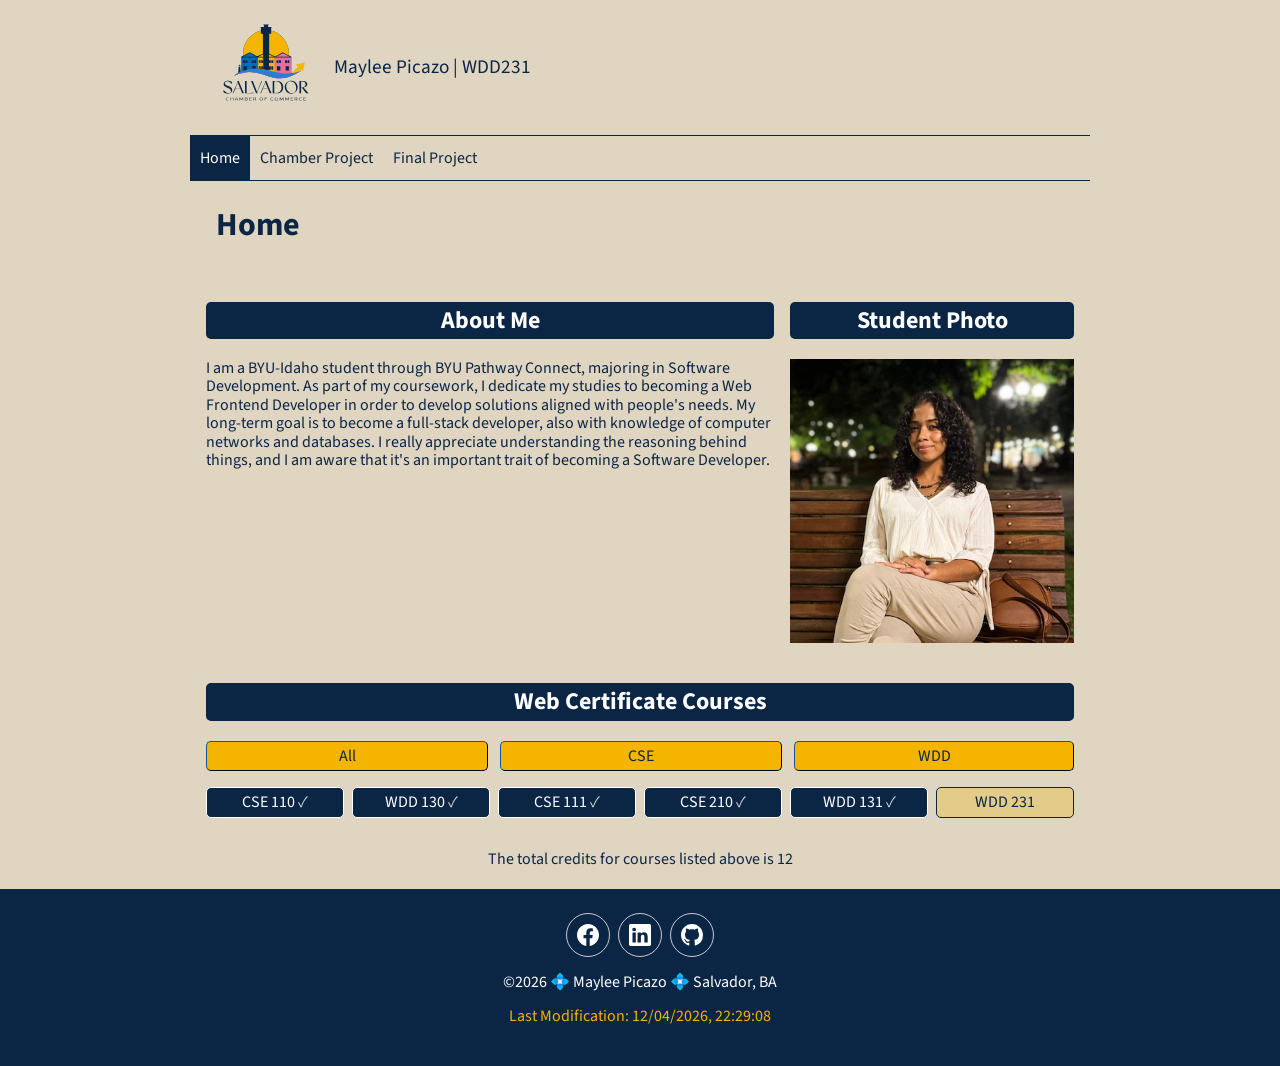
<file: index.html>
<!DOCTYPE html>
<html lang="en">
<head>
    <meta charset="UTF-8">
    <meta name="viewport" content="width=device-width, initial-scale=1.0">
    <title>Maylee Picazo | WDD231</title>
    <meta name="description" content="Salvador Chamber of Commerce connects local businesses and promotes economic development. Find our business directory, events and opportunities to grow.">
    <meta name="author" content="Maylee Portales Picazo">

    <meta property="og:title" content="Salvador Chamber of Commerce">
    <meta property="og:description" content="Salvador Chamber of Commerce connects local businesses and promotes economic development. Find our business directory, events and opportunities to grow.">
    <meta property="og:image" content="https://mayleeportales.github.io/wdd231/images/chamber-og.jpg">
    <meta property="og:url" content="https://mayleeportales.github.io/wdd231">

    <!-- Google Fonts -->
    <link rel="preconnect" href="https://fonts.googleapis.com">
    <link rel="preconnect" href="https://fonts.gstatic.com" crossorigin>
    <link href="https://fonts.googleapis.com/css2?family=Playfair+Display:ital,wght@0,400..900;1,400..900&family=Source+Sans+3:ital,wght@0,200..900;1,200..900&display=swap" rel="stylesheet">

    <!-- Favicon Link-->
    <link rel="icon" href="favicon.ico">

    <!-- CSS links-->
    <link rel="stylesheet" href="styles/normalize.css">
    <link rel="stylesheet" href="styles/base.css">
    <link rel="stylesheet" href="styles/larger.css">

    <!--JS links-->
    <script src="scripts/navigation.js" defer></script>
    <script src="scripts/date.js" defer></script>
    <script src="scripts/course.js" defer></script>
</head>
<body>
    <header>
        <img src="images/salvador-chamber.svg" alt="Salvador Chamber of Commerce" width="120" height="125">
        <span class="site-name">Maylee Picazo | WDD231</span>
        <button id="ham-btn" class="hamburger" aria-label="Menu"></button>
    </header>

    <nav id="nav-bar" class="navigation">
        <ul>
            <li class="current"><a href="#">Home</a></li>
            <li><a href="#">Chamber Project</a></li>
            <li><a href="#">Final Project</a></li>
        </ul>
    </nav>

    <main>
        <h1>Home</h1>

        <section class="about">
            <h2>About Me</h2>
            <p>I am a BYU-Idaho student through BYU Pathway Connect, majoring in Software Development. As part of my coursework, I dedicate my studies to becoming a Web Frontend Developer in order to develop solutions aligned with people's needs. My long-term goal is to become a full-stack developer, also with knowledge of computer networks and databases. I really appreciate understanding the reasoning behind things, and I am aware that it's an important trait of becoming a Software Developer.</p>
        </section>

        <section class="student-photo">
            <h2>Student Photo</h2>
            <img src="images/maylee_banco.webp" alt="Maylee sitting on a brown bench with her crossed legs" width="400" height="400">
        </section>

        <section class="courses">
            <h2>Web Certificate Courses</h2>

            <div class="btn-container">
              <button class="all-btn">All</button>
              <button class="cse-btn">CSE</button>
              <button class="wdd-btn">WDD</button>
            </div>

            <div id="cards"></div>

            <p id="total-credits"></p>
        </section>

        <dialog id="course-details"></dialog>
    </main>
    
      <footer>
        <div class="footer-content">
          <div class="social">
            <a href="https://www.facebook.com/" target="_blank"><img src="images/facebook.svg" alt="Facebook login page" width="16" height="16"></a>
            <a href="https://www.linkedin.com/in/mayleepicazo" target="_blank"><img src="images/linkedin.svg" alt="Maylee Picazo's LinkedIn profile" width="16" height="16"></a>
            <a href="https://github.com/mayleeportales" target="_blank"><img src="images/github.svg" alt="Maylee Picazo's GitHub profile" width="16" height="16"></a>        
          </div>
          <p>&copy;<span id="currentYear"></span> 💠 Maylee Picazo 💠 Salvador, BA</p>
          <p id="lastModified"></p>
        </div>
      </footer>    
</body>
</html>
</file>
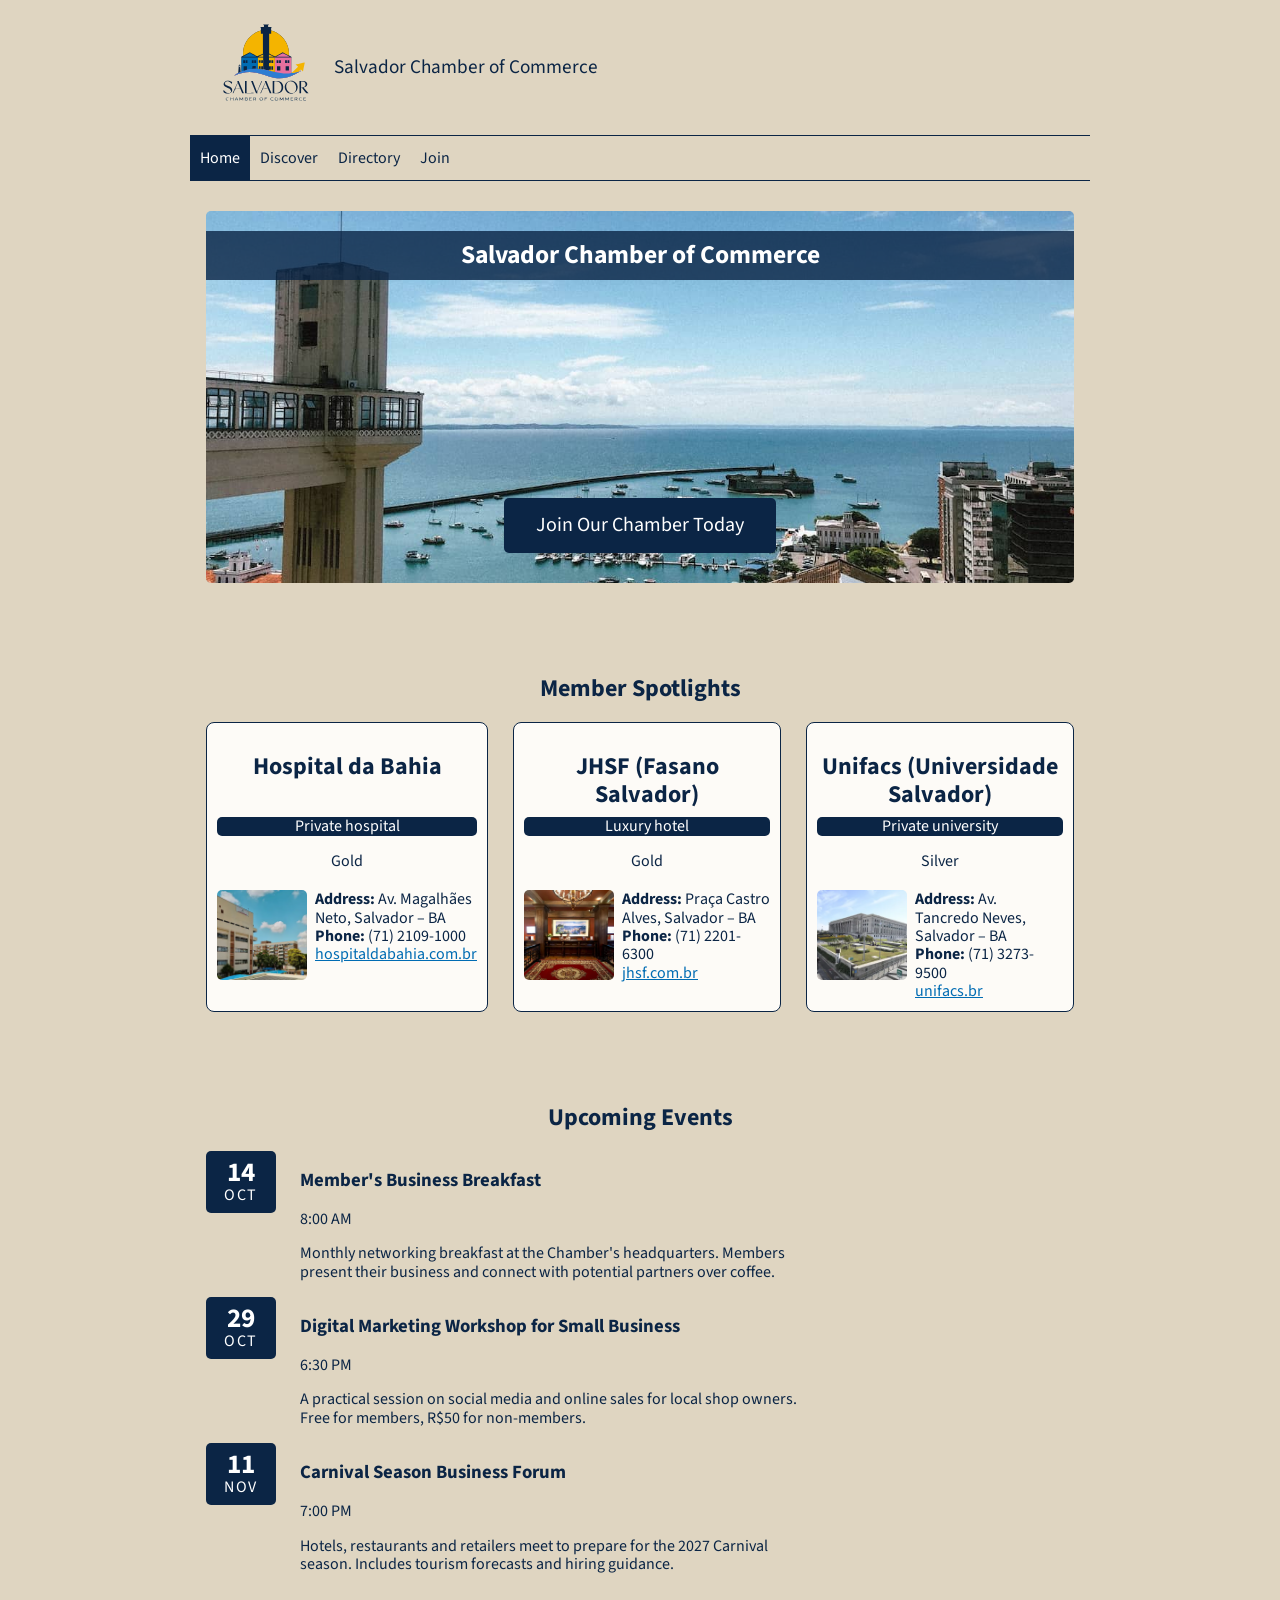
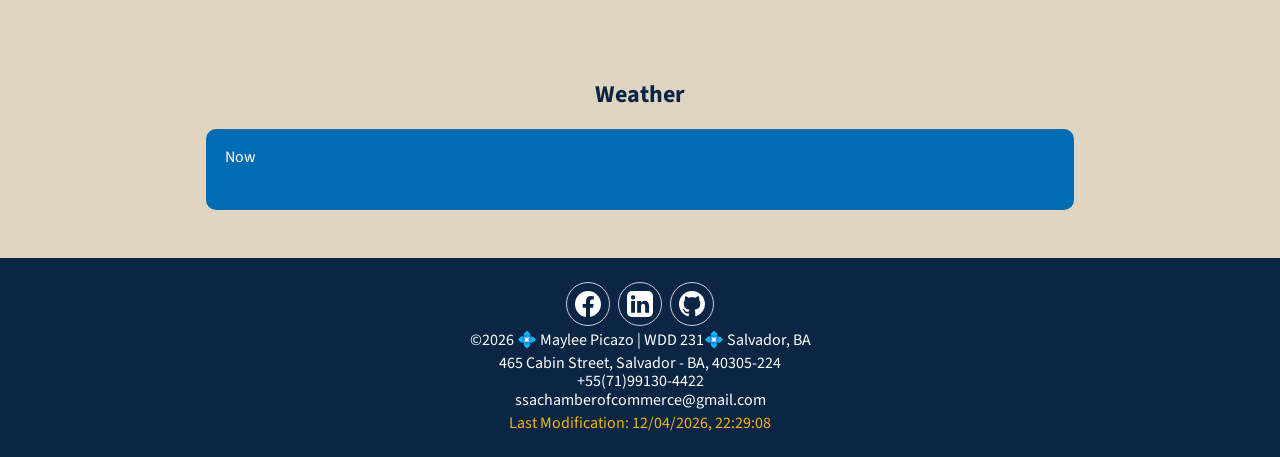
<file: chamber/index.html>
<!DOCTYPE html>
<html lang="en">
<head>
    <meta charset="UTF-8">
    <meta name="viewport" content="width=device-width, initial-scale=1.0">
    <title>Salvador Chamber of Commerce</title>
    <meta name="description" content="Salvador Chamber of Commerce connects local businesses and promotes economic development. Find our business directory, events and opportunities to grow.">
    <meta name="author" content="Maylee Portales Picazo">

    <meta property="og:title" content="Salvador Chamber of Commerce">
    <meta property="og:description" content="Salvador Chamber of Commerce connects local businesses and promotes economic development. Find our business directory, events and opportunities to grow.">
    <meta property="og:image" content="https://mayleeportales.github.io/wdd231/chamber/images/chamber-og.jpg">
    <meta property="og:url" content="https://mayleeportales.github.io/wdd231/chamber/">

    <!-- Google Fonts -->
    <link rel="preconnect" href="https://fonts.googleapis.com">
    <link rel="preconnect" href="https://fonts.gstatic.com" crossorigin>
    <link href="https://fonts.googleapis.com/css2?family=Playfair+Display:ital,wght@0,400..900;1,400..900&family=Source+Sans+3:ital,wght@0,200..900;1,200..900&display=swap" rel="stylesheet">

    <!-- Favicon Link-->
    <link rel="icon" href="chamber/favicon.ico">

    <!-- CSS links-->
    <link rel="stylesheet" href="styles/normalize.css">
    <link rel="stylesheet" href="styles/small.css">
    <link rel="stylesheet" href="styles/larger.css">

    <!--JS links-->
    <script src="scripts/navigation.js" defer></script>
    <script src="scripts/date.js" defer></script>
    <script src="scripts/spotlights.js" defer></script>
    <script src="scripts/weather.js" defer></script>
</head>
<body>
    <header>
        <img src="images/salvador-chamber.svg" alt="Salvador Chamber of Commerce" width="120" height="125">
        <span class="site-name">Salvador Chamber of Commerce</span>
        <button id="ham-btn" class="hamburger" aria-label="Menu"></button>
    </header>

    <nav id="nav-bar" class="navigation">
        <ul>
            <li class="current"><a href="index.html">Home</a></li>
            <li><a href="discover.html">Discover</a></li>
            <li><a href="directory.html">Directory</a></li>
            <li><a href="join.html">Join</a></li>

        </ul>
    </nav>

    <main>     

        <section class="hero">                        
            <img class="hero-image" src="images/hero-image.jpg" alt="Elevador Lacerda overlooking the Todos os Santos Bay in Salvador, Bahia" width="1200" height="900">
            <h1 class="hero-title">Salvador Chamber of Commerce</h1>
            <a class="cta-btn" href="join.html">Join Our Chamber Today</a>
        </section>

        <section class="spotlights">
            <h2>Member Spotlights</h2>
            <div id="spotlights"></div>
        </section>

        <section class="events">
            <h2>Upcoming Events</h2>

            <article>
                <time class="event-date" datetime="2026-10-14T08:00">
                    <span class="day">14</span>
                    <span class="month">Oct</span>
                </time>

                <div class="event-text">
                    <h3>Member's Business Breakfast</h3>
                    <p class="event-hour">8:00 AM</p>
                    <p class="event-desc">Monthly networking breakfast at the Chamber's headquarters. Members present their business and connect with potential partners over coffee.</p>
                </div>
            </article>

            <article>
                <time class="event-date" datetime="2026-10-29T06:30">
                    <span class="day">29</span>
                    <span class="month">Oct</span>
                </time>

                <div class="event-text">
                    <h3>Digital Marketing Workshop for Small Business</h3>
                    <p class="event-hour">6:30 PM</p>
                    <p class="event-desc">A practical session on social media and online sales for local shop owners. Free for members, R$50 for non-members.</p>
                </div>
            </article>

            <article>
                <time class="event-date" datetime="2026-11-11T07:00">
                    <span class="day">11</span>
                    <span class="month">Nov</span>
                </time>

                <div class="event-text">
                    <h3>Carnival Season Business Forum</h3>
                    <p class="event-hour">7:00 PM</p>
                    <p class="event-desc">Hotels, restaurants and retailers meet to prepare for the 2027 Carnival season. Includes tourism forecasts and hiring guidance.</p>
                </div>
            </article>
        </section>

        <section class="weather">
            <h2>Weather</h2>

            <div class="weather-panel">                
                <div class="current-weather">
                    <p>Now</p>
                    <div id="weather-icon-box"></div>
                    <p id="current-temp"></p>
                    <p id="weather-desc"></p>
                </div>

                <div id="forecast"></div>
            </div>
        </section>
    </main>

    <footer>
        <div class="footer-content">
          <div class="social">
            <a href="https://www.facebook.com/" target="_blank"><img src="images/facebook.svg" alt="Facebook login page" width="16" height="16"></a>
            <a href="https://www.linkedin.com/in/mayleepicazo" target="_blank"><img src="images/linkedin.svg" alt="Maylee Picazo's LinkedIn profile" width="16" height="16"></a>
            <a href="https://github.com/mayleeportales" target="_blank"><img src="images/github.svg" alt="Maylee Picazo's GitHub profile" width="16" height="16"></a>        
          </div>
          <p>&copy;<span id="currentYear"></span> 💠 Maylee Picazo | WDD 231💠 Salvador, BA</p>
          <address>
            <p>465 Cabin Street, Salvador - BA, 40305-224</p>
            <p>+55(71)99130-4422</p>
            <p>ssachamberofcommerce@gmail.com</p>            
          </address>
          <p id="lastModified"></p>
        </div>
    </footer>    
</body>
</html>
</file>
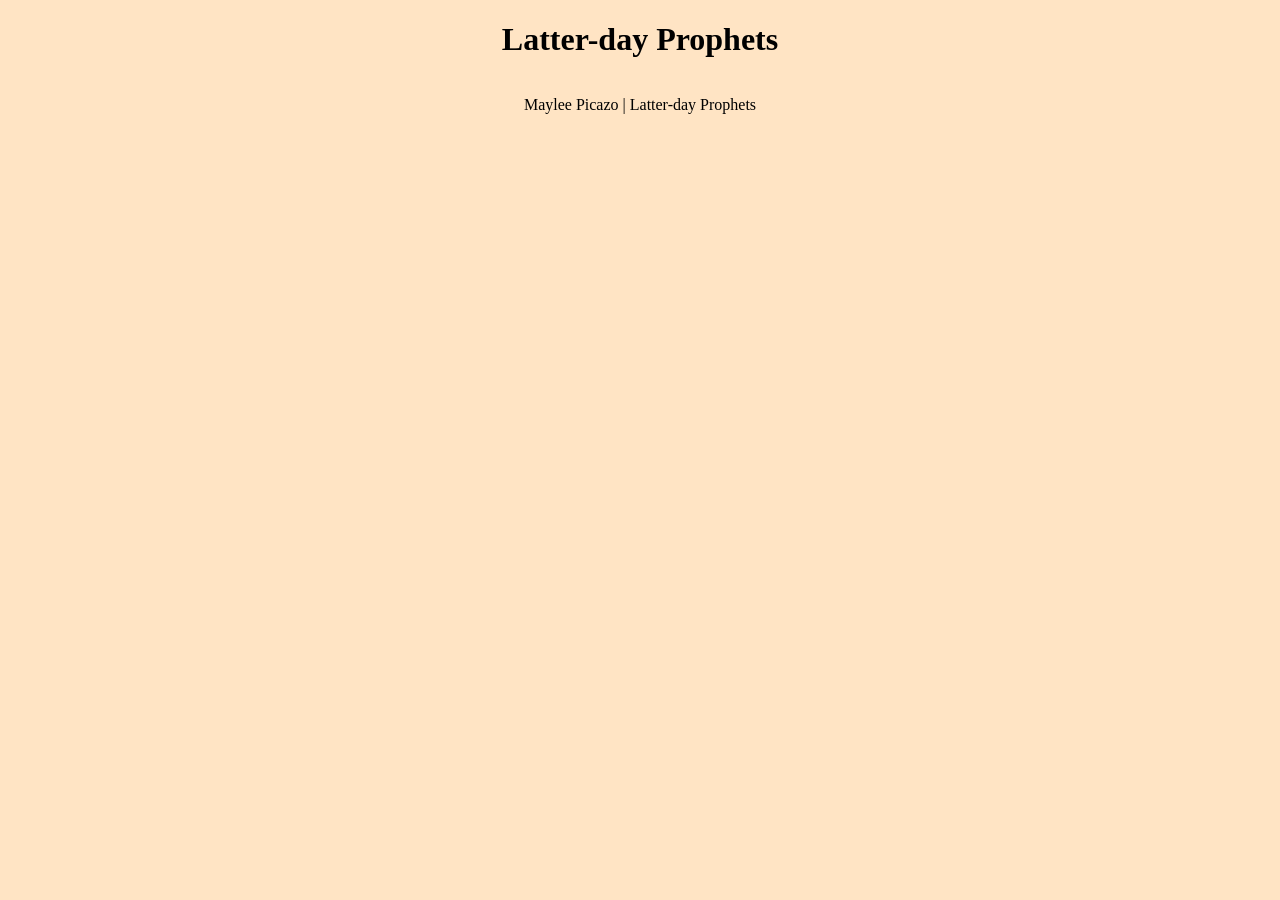
<file: prophets.html>
<!DOCTYPE html>
<html lang="en">
<head>
    <meta charset="UTF-8">
    <meta name="viewport" content="width=device-width, initial-scale=1.0">
    <title>Latter-day Prophets</title>

    <link rel="stylesheet" href="styles/prophets.css">

    <script src="scripts/prophets.js" defer></script>
</head>
<body>
    <header>
        <h1>Latter-day Prophets</h1>
    </header>

    <main>
        <div id="cards"></div>
    </main>

    <footer>
        <p>Maylee Picazo | Latter-day Prophets</p>
    </footer>
</body>
</html>
</file>
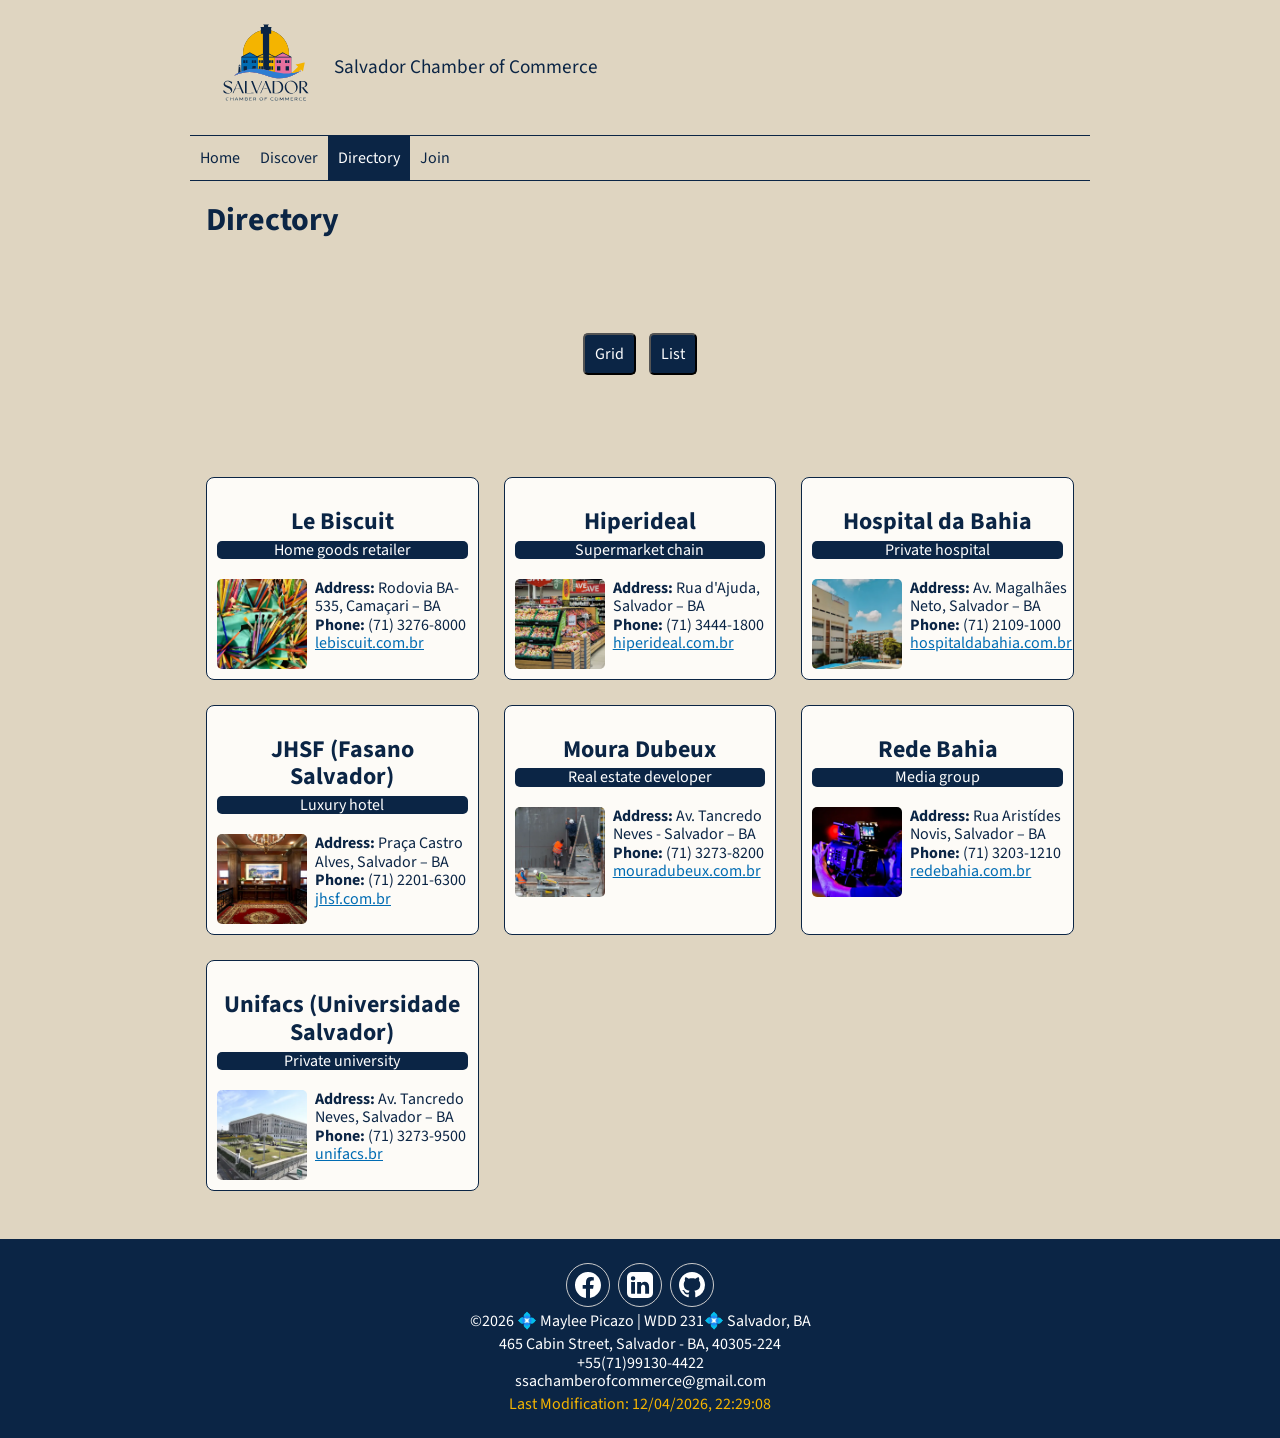
<file: chamber/directory.html>
<!DOCTYPE html>
<html lang="en">
<head>
    <meta charset="UTF-8">
    <meta name="viewport" content="width=device-width, initial-scale=1.0">
    <title>Directory | Salvador Chamber of Commerce</title>
    <meta name="description" content="Browse the Salvador Chamber of Commerce Directory: member companies, membership levels, phone numbers and websites.">
    <meta name="author" content="Maylee Portales Picazo">

    <meta property="og:title" content="Directory | Salvador Chamber of Commerce">
    <meta property="og:description" content="Browse the Salvador Chamber of Commerce Directory: member companies, membership levels, phone numbers and websites.">
    <meta property="og:image" content="https://mayleeportales.github.io/wdd231/chamber/images/chamber-og.jpg">
    <meta property="og:url" content="https://mayleeportales.github.io/wdd231/chamber/directory.html">

    <!-- Google Fonts -->
    <link rel="preconnect" href="https://fonts.googleapis.com">
    <link rel="preconnect" href="https://fonts.gstatic.com" crossorigin>
    <link href="https://fonts.googleapis.com/css2?family=Playfair+Display:ital,wght@0,400..900;1,400..900&family=Source+Sans+3:ital,wght@0,200..900;1,200..900&display=swap" rel="stylesheet">

    <!-- Favicon Link-->
    <link rel="icon" href="chamber/favicon.ico">

    <!-- CSS links-->
    <link rel="stylesheet" href="styles/normalize.css">
    <link rel="stylesheet" href="styles/small.css">
    <link rel="stylesheet" href="styles/larger.css">

    <!--JS links-->
    <script src="scripts/navigation.js" defer></script>
    <script src="scripts/date.js" defer></script>
    <script src="scripts/members.js" defer></script>
</head>
<body>
    <header>
        <img src="images/salvador-chamber.svg" alt="Salvador Chamber of Commerce" width="120" height="125">
        <span class="site-name">Salvador Chamber of Commerce</span>
        <button id="ham-btn" class="hamburger" aria-label="Menu"></button>
    </header>

    <nav id="nav-bar" class="navigation">
        <ul>
            <li><a href="index.html">Home</a></li>
            <li><a href="discover.html">Discover</a></li>
            <li class="current"><a href="directory.html">Directory</a></li>
            <li><a href="join.html">Join</a></li>

        </ul>
    </nav>

    <main>
        <h1>Directory</h1>

        <div class="view-toggle">
            <button class="grid-btn">Grid</button>
            <button class="list-btn">List</button>
        </div>

        <div id="cards" class="grid"></div>
    </main>

    <footer>
        <div class="footer-content">
          <div class="social">
            <a href="https://www.facebook.com/" target="_blank"><img src="images/facebook.svg" alt="Facebook login page" width="16" height="16"></a>
            <a href="https://www.linkedin.com/in/mayleepicazo" target="_blank"><img src="images/linkedin.svg" alt="Maylee Picazo's LinkedIn profile" width="16" height="16"></a>
            <a href="https://github.com/mayleeportales" target="_blank"><img src="images/github.svg" alt="Maylee Picazo's GitHub profile" width="16" height="16"></a>        
          </div>
          <p>&copy;<span id="currentYear"></span> 💠 Maylee Picazo | WDD 231💠 Salvador, BA</p>
          <address>
            <p>465 Cabin Street, Salvador - BA, 40305-224</p>
            <p>+55(71)99130-4422</p>
            <p>ssachamberofcommerce@gmail.com</p>            
          </address>
          <p id="lastModified"></p>
        </div>
    </footer>    
</body>
</html>
</file>
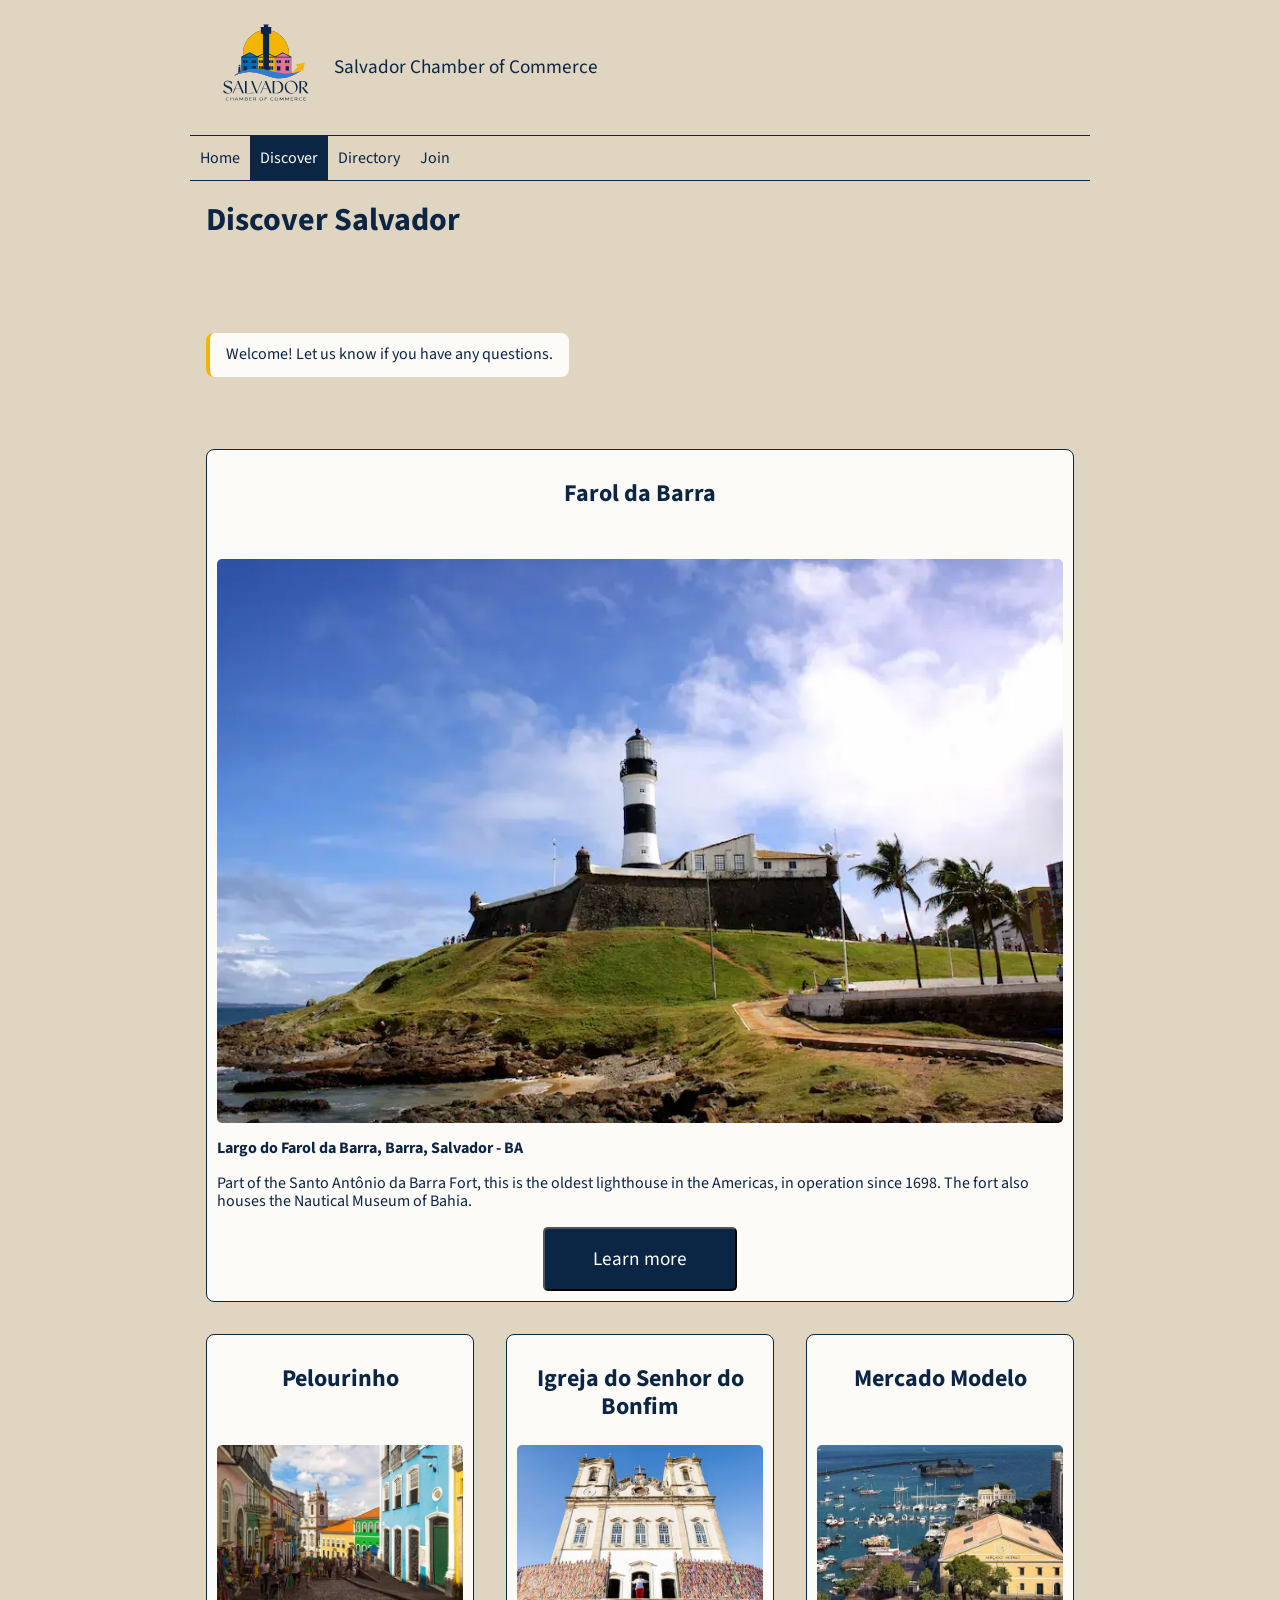
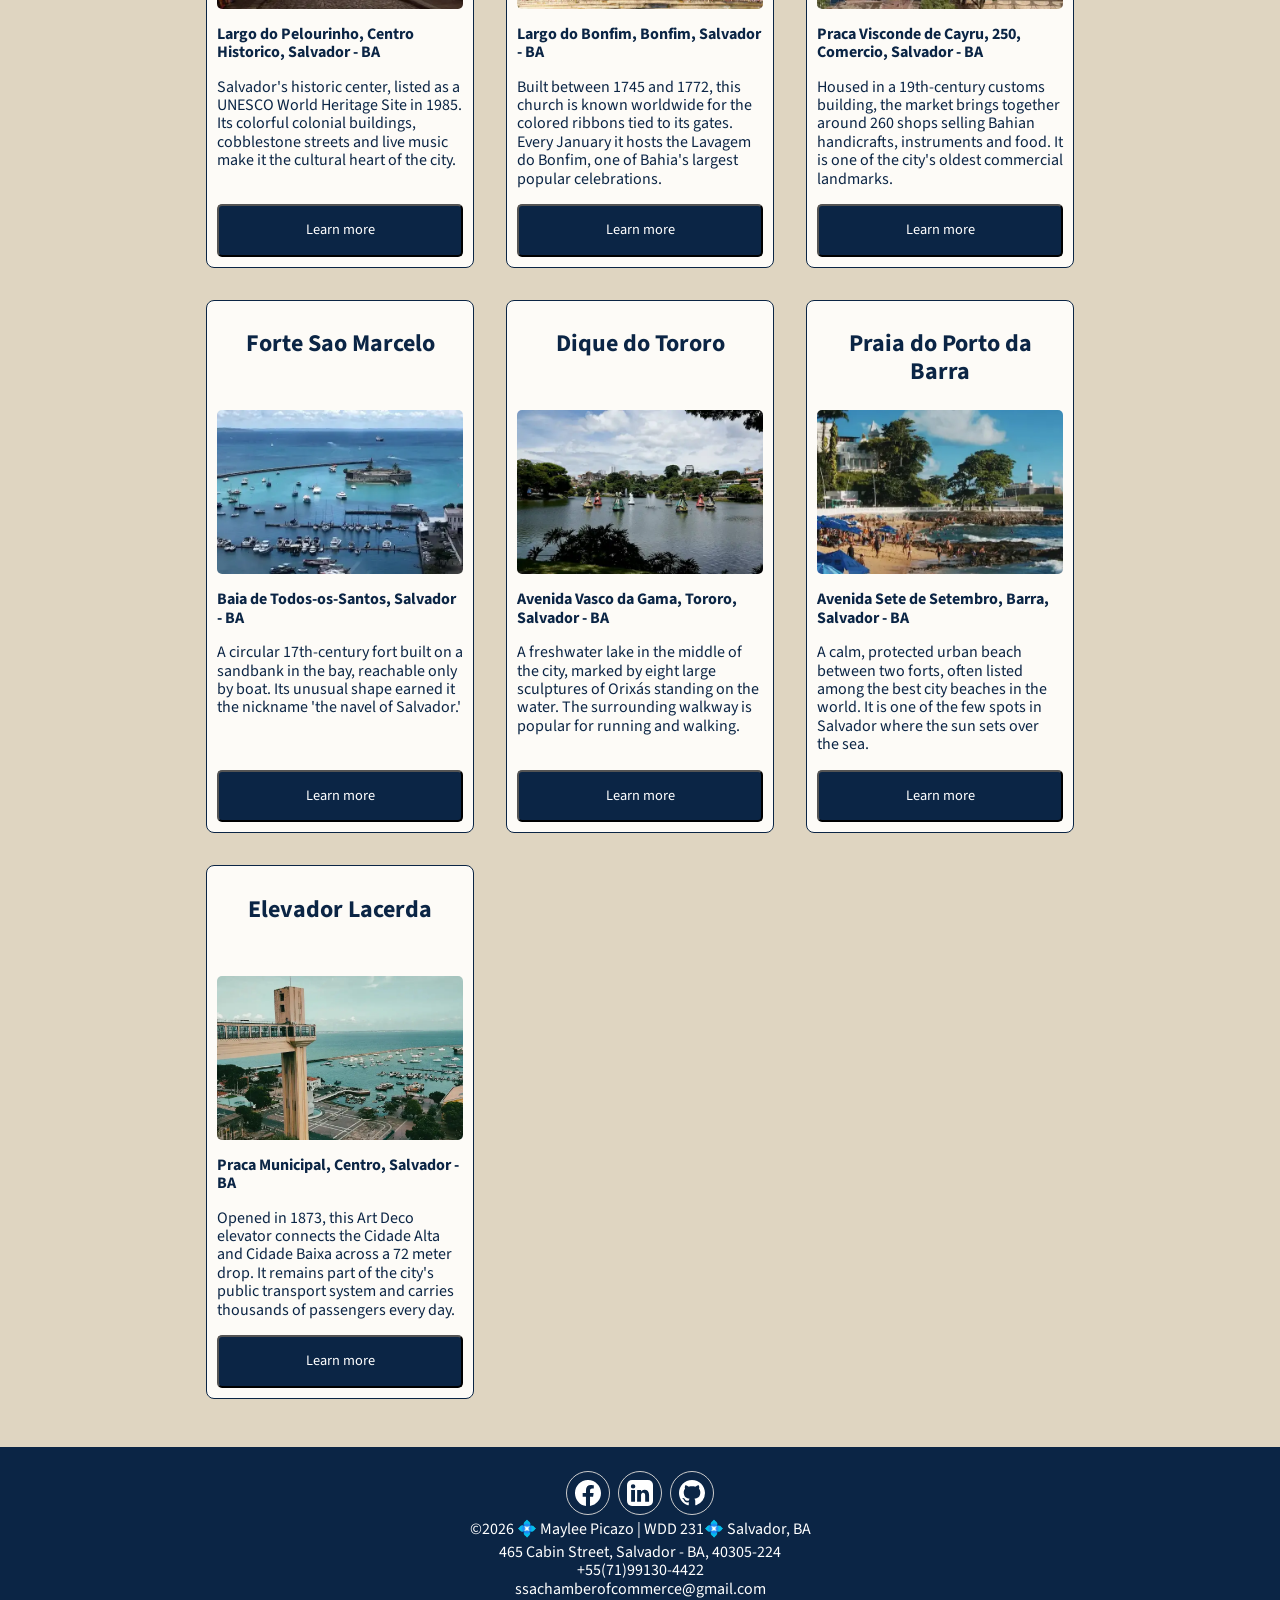
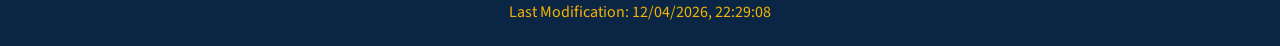
<file: chamber/discover.html>
<!DOCTYPE html>
<html lang="en">
<head>
    <meta charset="UTF-8">
    <meta name="viewport" content="width=device-width, initial-scale=1.0">
    <title>Discover | Salvador Chamber of Commerce</title>
    <meta name="description" content="Discover Salvador: eight landmarks, beaches and cultural sites that make Bahia's capital a great place to live and do business.">
    <meta name="author" content="Maylee Portales Picazo">

    <meta property="og:title" content="Discover | Salvador Chamber of Commerce">
    <meta property="og:description" content="Discover Salvador: eight landmarks, beaches and cultural sites that make Bahia's capital a great place to live and do business.">
    <meta property="og:image" content="https://mayleeportales.github.io/wdd231/chamber/images/chamber-og.jpg">
    <meta property="og:url" content="https://mayleeportales.github.io/wdd231/chamber/discover.html">

    <!-- Google Fonts -->
    <link rel="preconnect" href="https://fonts.googleapis.com">
    <link rel="preconnect" href="https://fonts.gstatic.com" crossorigin>
    <link href="https://fonts.googleapis.com/css2?family=Playfair+Display:ital,wght@0,400..900;1,400..900&family=Source+Sans+3:ital,wght@0,200..900;1,200..900&display=swap" rel="stylesheet">

    <!-- Favicon Link-->
    <link rel="icon" href="chamber/favicon.ico">

    <!-- CSS links-->
    <link rel="stylesheet" href="styles/normalize.css">
    <link rel="stylesheet" href="styles/small.css">
    <link rel="stylesheet" href="styles/larger.css">

    <!--JS links-->
    <script src="scripts/navigation.js" defer></script>
    <script src="scripts/date.js" defer></script>
    <script type="module" src="scripts/discover.js"></script>
</head>
<body>
    <header>
        <img src="images/salvador-chamber.svg" alt="Salvador Chamber of Commerce" width="120" height="125">
        <span class="site-name">Salvador Chamber of Commerce</span>
        <button id="ham-btn" class="hamburger" aria-label="Menu"></button>
    </header>

    <nav id="nav-bar" class="navigation">
        <ul>
            <li><a href="index.html">Home</a></li>
            <li class="current"><a href="discover.html">Discover</a></li>
            <li><a href="directory.html">Directory</a></li>
            <li><a href="join.html">Join</a></li>

        </ul>
    </nav>

    <main>     

        <h1>Discover Salvador</h1>

        <p id="last-visited"></p>

        <div id="discover-cards"></div>

    </main>

    <footer>
        <div class="footer-content">
          <div class="social">
            <a href="https://www.facebook.com/" target="_blank"><img src="images/facebook.svg" alt="Facebook login page" width="16" height="16"></a>
            <a href="https://www.linkedin.com/in/mayleepicazo" target="_blank"><img src="images/linkedin.svg" alt="Maylee Picazo's LinkedIn profile" width="16" height="16"></a>
            <a href="https://github.com/mayleeportales" target="_blank"><img src="images/github.svg" alt="Maylee Picazo's GitHub profile" width="16" height="16"></a>        
          </div>
          <p>&copy;<span id="currentYear"></span> 💠 Maylee Picazo | WDD 231💠 Salvador, BA</p>
          <address>
            <p>465 Cabin Street, Salvador - BA, 40305-224</p>
            <p>+55(71)99130-4422</p>
            <p>ssachamberofcommerce@gmail.com</p>            
          </address>
          <p id="lastModified"></p>
        </div>
    </footer>    
</body>
</html>
</file>
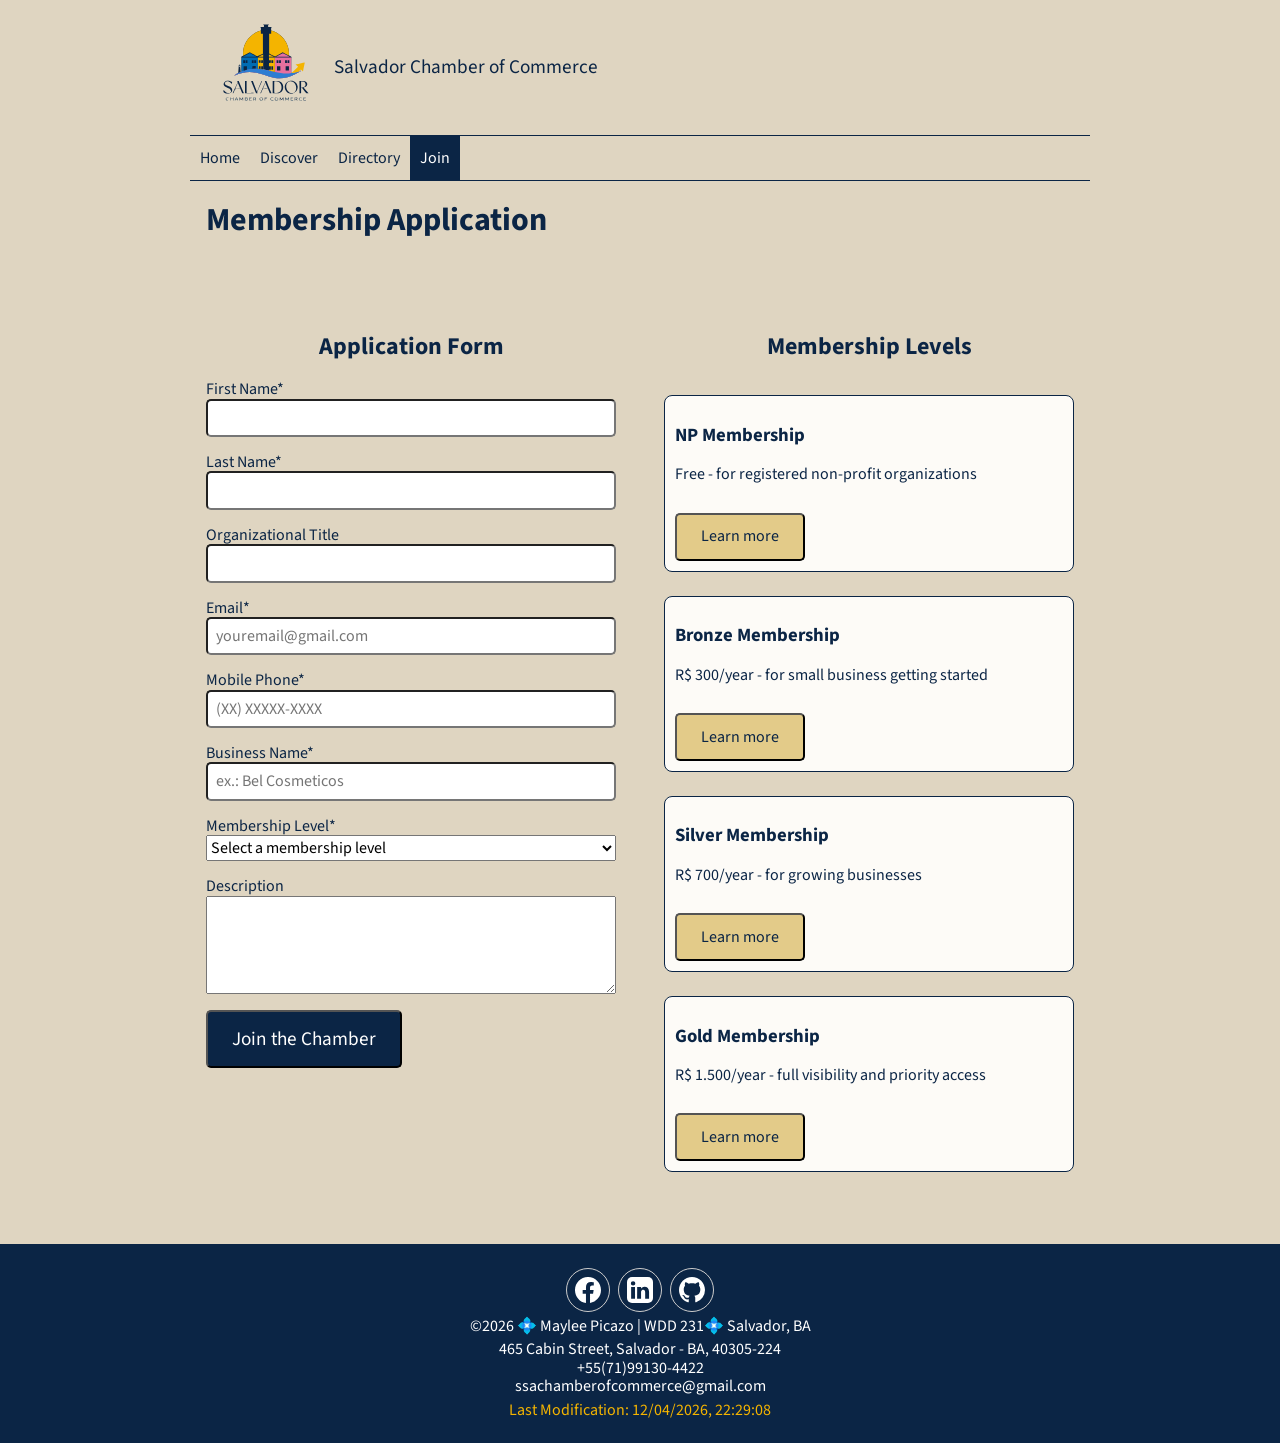
<file: chamber/join.html>
<!DOCTYPE html>
<html lang="en">
<head>
    <meta charset="UTF-8">
    <meta name="viewport" content="width=device-width, initial-scale=1.0">
    <title>Join | Salvador Chamber of Commerce</title>
    <meta name="description" content="Join the Salvador Chamber of Commerce today: fill out the membership application and compare the benefits of our four membership levels.">
    <meta name="author" content="Maylee Portales Picazo">

    <meta property="og:title" content="Join | Salvador Chamber of Commerce">
    <meta property="og:description" content="Join the Salvador Chamber of Commerce today: fill out the membership application and compare the benefits of our four membership levels.">
    <meta property="og:image" content="https://mayleeportales.github.io/wdd231/chamber/images/chamber-og.jpg">
    <meta property="og:url" content="https://mayleeportales.github.io/wdd231/chamber/join.html">

    <!-- Google Fonts -->
    <link rel="preconnect" href="https://fonts.googleapis.com">
    <link rel="preconnect" href="https://fonts.gstatic.com" crossorigin>
    <link href="https://fonts.googleapis.com/css2?family=Playfair+Display:ital,wght@0,400..900;1,400..900&family=Source+Sans+3:ital,wght@0,200..900;1,200..900&display=swap" rel="stylesheet">

    <!-- Favicon Link-->
    <link rel="icon" href="chamber/favicon.ico">

    <!-- CSS links-->
    <link rel="stylesheet" href="styles/normalize.css">
    <link rel="stylesheet" href="styles/small.css">
    <link rel="stylesheet" href="styles/larger.css">

    <!--JS links-->
    <script src="scripts/navigation.js" defer></script>
    <script src="scripts/date.js" defer></script>
    <script src="scripts/join.js" defer></script>
</head>
<body>
    <header>
        <img src="images/salvador-chamber.svg" alt="Salvador Chamber of Commerce" width="120" height="125">
        <span class="site-name">Salvador Chamber of Commerce</span>
        <button id="ham-btn" class="hamburger" aria-label="Menu"></button>
    </header>

    <nav id="nav-bar" class="navigation">
        <ul>
            <li><a href="index.html">Home</a></li>
            <li><a href="discover.html">Discover</a></li>
            <li><a href="directory.html">Directory</a></li>
            <li class="current"><a href="join.html">Join</a></li>

        </ul>
    </nav>

    <main>     

        <h1>Membership Application</h1>

        <div class="join-layout">            
            <form action="thankyou.html" method="get">
                <h2>Application Form</h2>
                <label>First Name*
                    <input type="text" name="first" title="Enter your first name" autocomplete="given-name" required>
                </label>
                <label>Last Name*
                    <input type="text" name="last" title="Enter your last name" autocomplete="family-name" required>
                </label>
                <label>Organizational Title
                    <input type="text" name="organizational" title="Your title at the organization. Minimum 7 characters, letters, hyphens and spaces only." autocomplete="organization-title" pattern="[A-Za-z\- ]{7,}">
                </label>
                <label>Email*
                    <input type="email" name="email" title="Enter your email" autocomplete="email" placeholder="youremail@gmail.com" required>
                </label>
                <label>Mobile Phone*
                    <input type="tel" name="phone" title="Enter your mobile phone" autocomplete="tel" placeholder="(XX) XXXXX-XXXX" required>
                </label>
                <label>Business Name*
                    <input type="text" name="business-name" title="Enter your business name" autocomplete="organization" placeholder="ex.: Bel Cosmeticos" required>
                </label>
                <label>Membership Level*
                    <select name="membership" title="Choose a membership level" required>
                        <option value="">Select a membership level</option>
                        <option value="np">NP Membership</option>
                        <option value="bronze">Bronze Membership</option>
                        <option value="silver">Silver Membership</option>
                        <option value="gold">Gold Membership</option>
                    </select>
                </label>
                <label>Description
                    <textarea name="description" title="Enter your description" rows="5"></textarea>
                </label>
                <label>
                    <input type="hidden" name="timestamp" id="timestamp">
                </label>
                <input class="submit-btn" type="submit" value="Join the Chamber">
            </form>

            <section class="membership">
                <h2>Membership Levels</h2>

                <div class="level-card">
                    <h3>NP Membership</h3>
                    <p>Free - for registered non-profit organizations</p>
                    <button class="info-btn" data-level="np">Learn more</button>
                </div>

                <div class="level-card">
                    <h3>Bronze Membership</h3>
                    <p>R$ 300/year - for small business getting started</p>
                    <button class="info-btn" data-level="bronze">Learn more</button>
                </div>

                <div class="level-card">
                    <h3>Silver Membership</h3>
                    <p>R$ 700/year - for growing businesses</p>
                    <button class="info-btn" data-level="silver">Learn more</button>
                </div>

                <div class="level-card">
                    <h3>Gold Membership</h3>
                    <p>R$ 1.500/year - full visibility and priority access</p>
                    <button class="info-btn" data-level="gold">Learn more</button>
                </div>
            </section>
        </div>
            
        <dialog id="np-modal">
            <button class="close-modal" aria-label="Close">&#10005;</button>
            <h3>NP Membership</h3>
            <p>Free - for registered non-profit organizations</p>
            <ul>
                <li>Listing in the online member directory</li>
                <li>Monthly chamber newsletter</li>
                <li>Access to free networking events</li>
            </ul>
        </dialog>

        <dialog id="bronze-modal">
            <button class="close-modal" aria-label="Close">&#10005;</button>
            <h3>Bronze Membership</h3>
            <p>R$ 300/year - for small business getting started</p>
            <ul>
                <li>Everything in NP Membership</li>
                <li>20% discount on paid events</li>
                <li>Access to business training workshops</li>
            </ul>
        </dialog>

        <dialog id="silver-modal">
            <button class="close-modal" aria-label="Close">&#10005;</button>
            <h3>Silver Membership</h3>
            <p>R$ 700/year - for growing businesses</p>
            <ul>
                <li>Everything in Bronze Membership</li>
                <li>Rotating spotlight on the chamber home page</li>
                <li>Banner placement in the monthly newsletter</li>
            </ul>
        </dialog>

        <dialog id="gold-modal">
            <button class="close-modal" aria-label="Close">&#10005;</button>
            <h3>Gold Membership</h3>
            <p>R$ 1.500/year - full visibility and priority access</p>
            <ul>
                <li>Everything in Silver Membership</li>
                <li>Guaranteed spotlight on the home page</li>
                <li>Booth at the annual Carnival Season Business Forum</li>
                <li>One-on-one business consulting session</li>
            </ul>
        </dialog>
    </main>

    <footer>
        <div class="footer-content">
          <div class="social">
            <a href="https://www.facebook.com/" target="_blank"><img src="images/facebook.svg" alt="Facebook login page" width="16" height="16"></a>
            <a href="https://www.linkedin.com/in/mayleepicazo" target="_blank"><img src="images/linkedin.svg" alt="Maylee Picazo's LinkedIn profile" width="16" height="16"></a>
            <a href="https://github.com/mayleeportales" target="_blank"><img src="images/github.svg" alt="Maylee Picazo's GitHub profile" width="16" height="16"></a>        
          </div>
          <p>&copy;<span id="currentYear"></span> 💠 Maylee Picazo | WDD 231💠 Salvador, BA</p>
          <address>
            <p>465 Cabin Street, Salvador - BA, 40305-224</p>
            <p>+55(71)99130-4422</p>
            <p>ssachamberofcommerce@gmail.com</p>            
          </address>
          <p id="lastModified"></p>
        </div>
    </footer>    
</body>
</html>
</file>
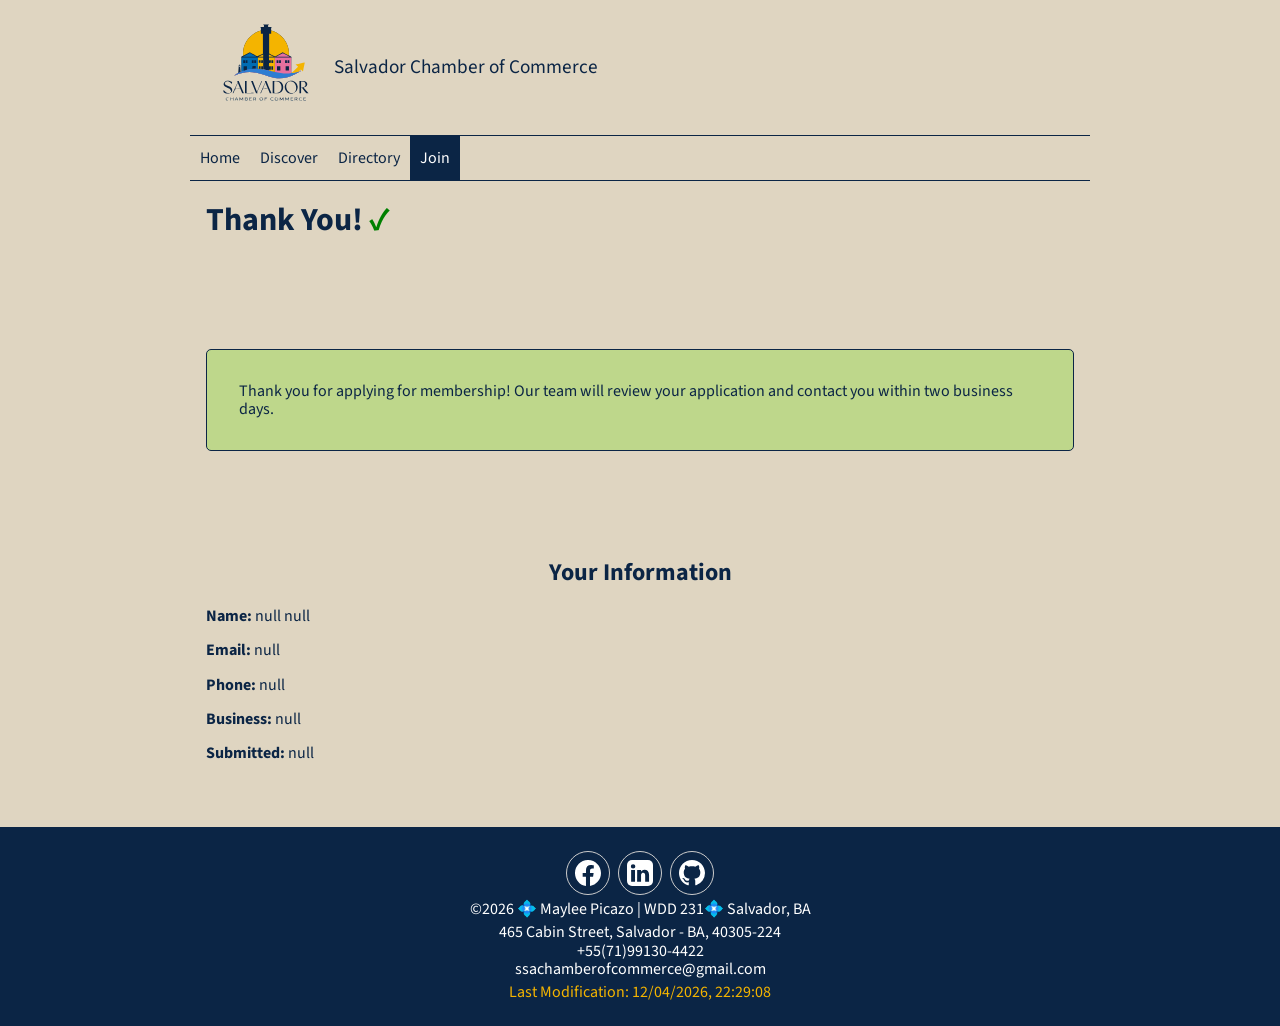
<file: chamber/thankyou.html>
<!DOCTYPE html>
<html lang="en">
<head>
    <meta charset="UTF-8">
    <meta name="viewport" content="width=device-width, initial-scale=1.0">
    <title>Thank You | Salvador Chamber of Commerce</title>
    <meta name="description" content="Your Salvador Chamber of Commerce membership application has been received. Review your submitted information and expected next steps.">
    <meta name="author" content="Maylee Portales Picazo">

    <meta property="og:title" content="Thank You | Salvador Chamber of Commerce">
    <meta property="og:description" content="Your Salvador Chamber of Commerce membership application has been received. Review your submitted information and expected next steps.">
    <meta property="og:image" content="https://mayleeportales.github.io/wdd231/chamber/images/chamber-og.jpg">
    <meta property="og:url" content="https://mayleeportales.github.io/wdd231/chamber/thankyou.html">

    <!-- Google Fonts -->
    <link rel="preconnect" href="https://fonts.googleapis.com">
    <link rel="preconnect" href="https://fonts.gstatic.com" crossorigin>
    <link href="https://fonts.googleapis.com/css2?family=Playfair+Display:ital,wght@0,400..900;1,400..900&family=Source+Sans+3:ital,wght@0,200..900;1,200..900&display=swap" rel="stylesheet">

    <!-- Favicon Link-->
    <link rel="icon" href="chamber/favicon.ico">

    <!-- CSS links-->
    <link rel="stylesheet" href="styles/normalize.css">
    <link rel="stylesheet" href="styles/small.css">
    <link rel="stylesheet" href="styles/larger.css">

    <!--JS links-->
    <script src="scripts/navigation.js" defer></script>
    <script src="scripts/date.js" defer></script>
    <script src="scripts/join.js" defer></script>
    <script src="scripts/thankyou.js" defer></script>
</head>
<body>
    <header>
        <img src="images/salvador-chamber.svg" alt="Salvador Chamber of Commerce" width="120" height="125">
        <span class="site-name">Salvador Chamber of Commerce</span>
        <button id="ham-btn" class="hamburger" aria-label="Menu"></button>
    </header>

    <nav id="nav-bar" class="navigation">
        <ul>
            <li><a href="index.html">Home</a></li>
            <li><a href="discover.html">Discover</a></li>
            <li><a href="directory.html">Directory</a></li>
            <li class="current"><a href="join.html">Join</a></li>

        </ul>
    </nav>

    <main>     

        <h1>Thank You! <span class="check">&checkmark;</span></h1>
        
        <p class="thank-message">Thank you for applying for membership! Our team will review your application and contact you within two business days.</p>

        <section class="confirmation">
            <h2>Your Information</h2>

            <p><strong>Name:</strong> <span id="name"></span></p>
            <p><strong>Email:</strong> <span id="email"></span></p>
            <p><strong>Phone:</strong> <span id="phone"></span></p>
            <p><strong>Business:</strong> <span id="business"></span></p>
            <p><strong>Submitted:</strong> <span id="timestamp"></span></p>
        </section>
    </main>

    <footer>
        <div class="footer-content">
          <div class="social">
            <a href="https://www.facebook.com/" target="_blank"><img src="images/facebook.svg" alt="Facebook login page" width="16" height="16"></a>
            <a href="https://www.linkedin.com/in/mayleepicazo" target="_blank"><img src="images/linkedin.svg" alt="Maylee Picazo's LinkedIn profile" width="16" height="16"></a>
            <a href="https://github.com/mayleeportales" target="_blank"><img src="images/github.svg" alt="Maylee Picazo's GitHub profile" width="16" height="16"></a>        
          </div>
          <p>&copy;<span id="currentYear"></span> 💠 Maylee Picazo | WDD 231💠 Salvador, BA</p>
          <address>
            <p>465 Cabin Street, Salvador - BA, 40305-224</p>
            <p>+55(71)99130-4422</p>
            <p>ssachamberofcommerce@gmail.com</p>            
          </address>
          <p id="lastModified"></p>
        </div>
    </footer>    
</body>
</html>
</file>
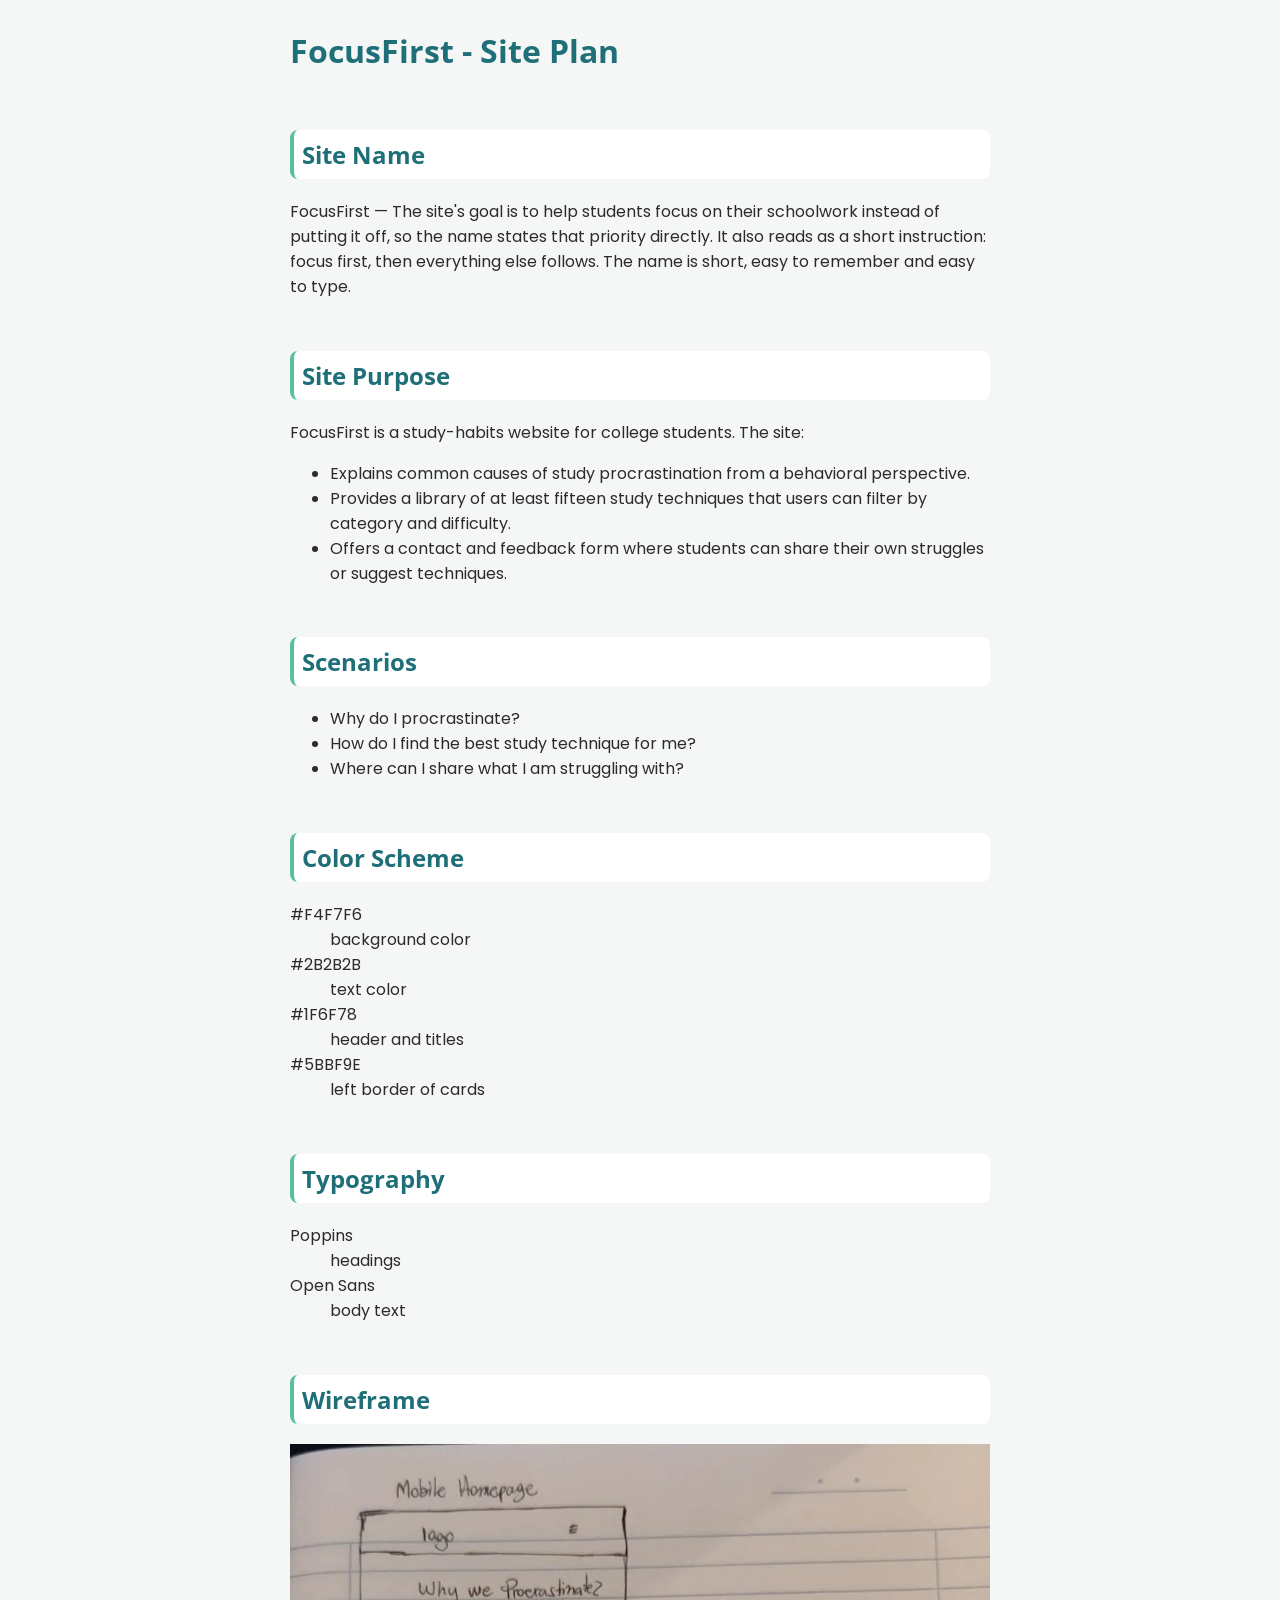
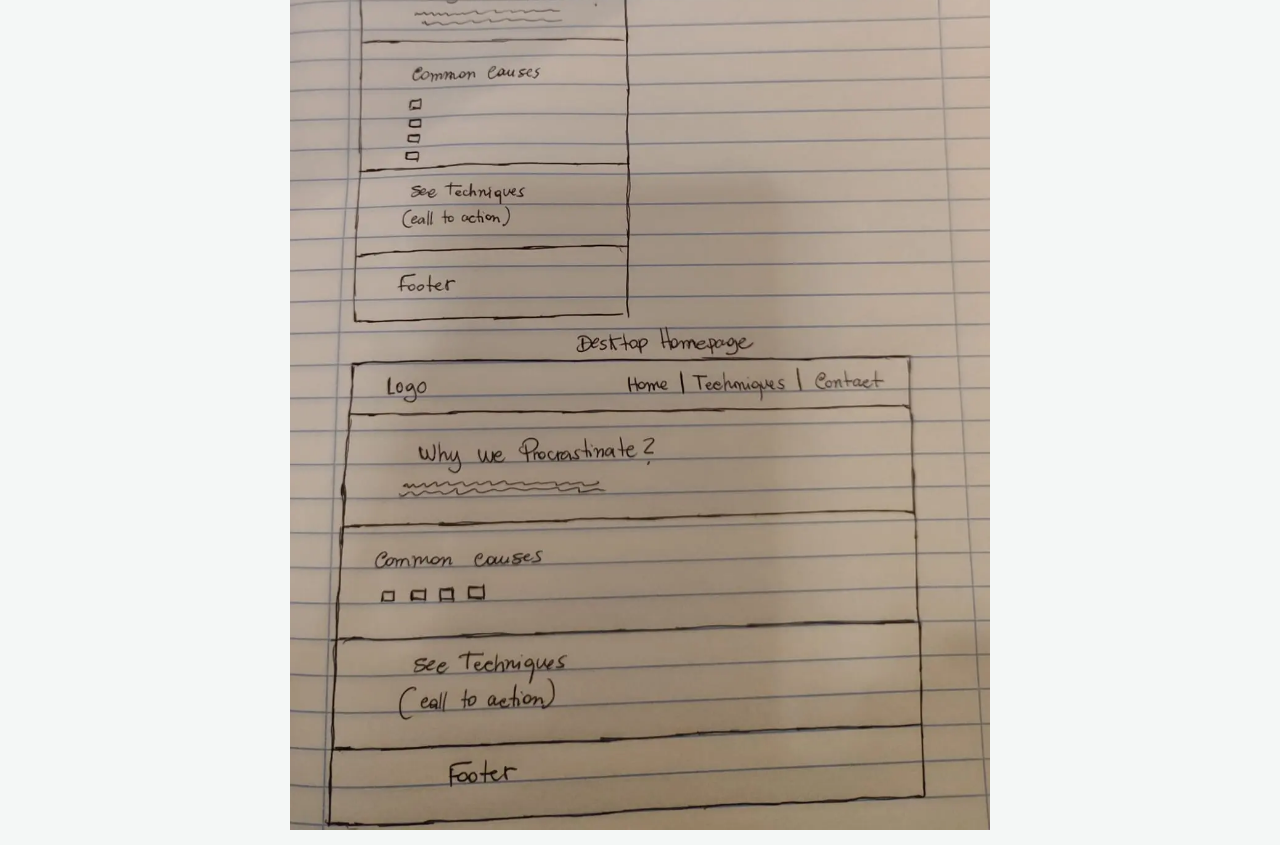
<file: project/siteplan.html>
<!DOCTYPE html>
<html lang="en">
<head>
    <meta charset="UTF-8">
    <meta name="viewport" content="width=device-width, initial-scale=1.0">
    <title>Site Plan | FocusFirst</title>
    <meta name="description" content="Site plan for FocusFirst, a study-habits website: site name, purpose, audience scenarios, color scheme, typography and wireframes.">
    <meta name="author" content="Maylee Portales Picazo">

    <!--CSS Links-->
    <link rel="stylesheet" href="styles/siteplan.css">

    <!-- Google Fonts-->
    <link rel="preconnect" href="https://fonts.googleapis.com">
    <link rel="preconnect" href="https://fonts.gstatic.com" crossorigin>
    <link href="https://fonts.googleapis.com/css2?family=Open+Sans:ital,wght@0,300..800;1,300..800&family=Poppins:ital,wght@0,100;0,200;0,300;0,400;0,500;0,600;0,700;0,800;0,900;1,100;1,200;1,300;1,400;1,500;1,600;1,700;1,800;1,900&display=swap" rel="stylesheet"> 
</head>
<body>
    <main>
        <h1>FocusFirst - Site Plan</h1>

        <section>
            <h2>Site Name</h2>

            <p>FocusFirst — The site's goal is to help students focus on their schoolwork instead of putting it off, so the name states that priority directly. It also reads as a short instruction: focus first, then everything else follows. The name is short, easy to remember and easy to type.</p>
        </section>

        <section> 
            <h2>Site Purpose</h2>

            <p>FocusFirst is a study-habits website for college students. The site:</p>
            <ul>
                <li>Explains common causes of study procrastination from a behavioral perspective.</li>
                <li>Provides a library of at least fifteen study techniques that users can filter by category and difficulty.</li>
                <li>Offers a contact and feedback form where students can share their own struggles or suggest techniques.</li>
            </ul>
        </section>

        <section>
            <h2>Scenarios</h2>

            <ul>
                <li>Why do I procrastinate?</li>
                <li>How do I find the best study technique for me?</li>
                <li>Where can I share what I am struggling with?</li>
            </ul>
        </section>

        <section>
            <h2>Color Scheme</h2>

            <dl>
                <dt>#F4F7F6</dt>
                <dd>background color</dd>
                <dt>#2B2B2B</dt>
                <dd>text color</dd>
                <dt>#1F6F78</dt>
                <dd>header and titles</dd>
                <dt>#5BBF9E</dt>
                <dd>left border of cards</dd>
            </dl>
        </section>

        <section>
            <h2>Typography</h2>

            <dl>
                <dt>Poppins</dt>
                <dd>headings</dd>
                <dt>Open Sans</dt>
                <dd>body text</dd>
            </dl>
        </section>

        <section class="wireframe">
            <h2>Wireframe</h2>

            <img src="images/wireframe_project.webp" alt="Hand-drawn wireframe of the FocusFirst home page showing the small-screen and large-screen layouts.">
        </section>
    </main>
</body>
</html>
</file>
<file: styles/base.css>
:root {
    --color-primary: #0B2545;
    --color-accent: #F4B400;
    --color-secondary: #006CB3;
    --color-text: #0B2545;
    --background: #dfd5c1;
    --color-text-footer: #fff;
    --color-card: #e3cb89;
    --color-current: #e3cb89;
    --hover-completed: #31547e;

    --color-text-current: #fff;
    --color-text-completed-card: #fff;
    --color-text-h2: #fff;

    --btn-hover: #ad9248;

    --heading-font: "Playfair Display", Georgia, serif;
    --text-font: "Source Sans 3", sans-serif;

    --space: 1rem;
}

* {
    box-sizing: border-box;    
}

body {    
    color: var(--color-text);
    background-color: var(--background);
    font-family: var(--text-font);
}

/* ======= HEADER =======*/
header 
{
    display: grid;
    grid-template-columns: 100px auto 44px;
    padding: 5px var(--space);
    align-items: center;
    border-bottom: solid 1px var(--color-primary);
    column-gap: 8px;
}

header img
{
    display: block;
    width: 100%;
    height: auto;
    padding-bottom: 5px;
}

header span 
{
    font-size: 1.2rem;
    color: var(--color-primary);
}

/* ======= MAIN =======*/
main {
    padding: 5px var(--space);
    align-items: start;
}

img {
    max-width: 100%;
    height: auto;
}

button {
    color: var(--color-primary);
    background-color: var(--color-accent);
    border-color: var(--color-primary);
    border-width: 1.5px;
    cursor: pointer;
}

button:hover {
    background-color: var(--btn-hover);
}

.btn-container {
    display: flex;
    gap: 12px;
}

.all-btn {
    flex: 1;
    border-radius: 5px;
}

.cse-btn {
    flex: 1;
    border-radius: 5px;
}

.wdd-btn {
    flex: 1;
    border-radius: 5px;
    padding: 5px;
}

#cards {
    display: grid;
    grid-template-columns: repeat(auto-fit, minmax(120px, 1fr));
    gap: .5rem;
}

.card {
    background-color: var(--color-card);
    padding: 5px;
    text-align: center;
    border-radius: 5px;
    border: 1px solid var(--color-primary);
    cursor: pointer;
    transition: 0.2s;
}

.card:hover {
    background-color: var(--color-accent);
}

.card.completed {
    background-color: var(--color-primary);
    padding: 5px;
    text-align: center;
    color: var(--color-text-completed-card);
    border-radius: 5px;
    border: 1px solid var(--color-text-completed-card);
}

.card.completed:hover {
    background-color: var(--hover-completed);
}

.check {
    color: var(--color-text-completed-card);
    opacity: .8;
}

#total-credits {
    text-align: center;
}

section h2 {
    background-color: var(--color-primary);
    text-align: center;
    color: var(--color-text-h2);
    padding: 5px;
    border-radius: 5px;
}

dialog {
    border: 1px solid rgb(0 0 0 / 10%);
    border-radius: .25rem;
    padding: 1rem;
    background-color: var(--color-text-current);
    color: var(--color-primary);
    box-shadow: 0 0 3rem #777;
    width: 90%;
    max-width: 600px;
}

::backdrop {
    background-color: rgb(0 0 0 / 50%);
}

dialog button {
    position: absolute;
    top: 23px;
    right: 23px;
    padding: .5rem 1rem;
    border: 1px solid rgb(0 0 0 / 10%);
}

/* ======= HAMBURGER =======*/
.hamburger {
    background: none;
    border: none;
    color: var(--color-primary);
    cursor: pointer;
    font-family: Verdana, Geneva, Tahoma, sans-serif;
}

.hamburger::before {
    content: "\2630";
    font-size: 2rem;
}

.hamburger.show::before {
    content: "\00D7";
    font-size: 2rem;
}

/* ======= NAVIGATION =======*/
.navigation {
    display: none;
}

.navigation.show {
    display: block;
}

.navigation ul {
    list-style-type: none;
    margin: 0;
    padding: 0;
}

.navigation a {
    display: block;
    padding: .8rem 10px;
    color: var(--color-text);
    text-decoration: none;
    border-bottom: 1.5px solid var(--color-primary);
}

.navigation li.current {
    background-color: var(--color-primary);
}

.navigation li.current a {
    color: var(--color-text-current);
}

.navigation li.current a:hover {
    color: var(--color-text);
}

.navigation a:hover {
    background-color: var(--color-accent);
}

h1 {
    margin-left: 10px;
}


/* ====== FOOTER ======== */
footer {
    background-color: var(--color-primary);
    color: var(--color-text-footer);
    padding: 1.5rem var(--space);
    text-align: center;
}

.social {
    display: flex;
    justify-content: center;
    column-gap: 8px;
}

.social a {
    display: flex;
    justify-content: center;
    align-items: center;
    width: 44px;
    height: 44px;
    border: #ccc solid 1px;
    border-radius: 22px;
}

.social img {
    width: 22px;
    height: 22px;

}

.social a:hover {
    background-color: var(--color-secondary);
}

#lastModified {
    color: var(--color-accent);
}
</file>
<file: styles/larger.css>
@media only screen and (min-width: 38rem) {
     
    header, main, nav{
        max-width: 900px;
        margin: 0 auto;
    }

    header {
        grid-template-columns: 120px auto;
    }

    main {
        display: grid;
        grid-template-columns: 2fr 1fr;
        gap: 1rem;
    }

    h1 {
        grid-column: 1 / -1;
    }
    
    .hamburger {
        display: none;
    }

    .navigation {
        display: block;
        border-bottom: 1px solid var(--color-primary);
    }

    .navigation ul {
        display: flex;
    }

    .navigation a {
        border: none;
    }

    .courses {
        grid-column: 1 / -1;
    }

    .footer-content {
        max-width: 900px;
        margin: 0 auto;
    }
}
</file>
<file: chamber/styles/small.css>
:root {
    --color-primary: #0B2545;
    --color-accent: #F4B400;
    --color-secondary: #006CB3;
    --color-text: #0B2545;
    --background: #dfd5c1;
    --color-text-footer: #fff;
    --color-card: #FDFBF7;
    --color-card-header: #0B2545;
    --color-current: #e3cb89;
    --color-heading-transparency: rgba(11, 37, 69, 0.8);
    --background-thank-message: #bed78b;

    --color-check: #008000;
    --color-text-current: #fff;
    --color-text-btn: #fff;
    --color-text-heading: #fff;

    --btn-hover: #235577;

    --heading-font: "Playfair Display", Georgia, serif;
    --text-font: "Source Sans 3", sans-serif;

    --space: 1rem;
}

* {
    box-sizing: border-box;    
}

body {    
    color: var(--color-text);
    background-color: var(--background);
    font-family: var(--text-font);
}

/************* DIRECTORY PAGE **************/
/* ======= HEADER =======*/
header 
{
    display: grid;
    grid-template-columns: 100px auto 44px;
    padding: 5px var(--space);
    align-items: center;
    border-bottom: solid 1px var(--color-primary);
    column-gap: 8px;
}

header img
{
    display: block;
    width: 100%;
    height: auto;
    padding-bottom: 5px;
}

header span 
{
    font-size: 1.2rem;
    color: var(--color-primary);
}

/* ======= HAMBURGER =======*/
.hamburger {
    background: none;
    border: none;
    color: var(--color-primary);
    cursor: pointer;
    font-family: Verdana, Geneva, Tahoma, sans-serif;
}

.hamburger::before {
    content: "\2630";
    font-size: 2rem;
}

.hamburger.show::before {
    content: "\00D7";
    font-size: 2rem;
}

/* ======= NAVIGATION =======*/
.navigation {
    display: none;
}

.navigation.show {
    display: block;
}

.navigation ul {
    list-style-type: none;
    margin: 0;
    padding: 0;
}

.navigation a {
    display: block;
    padding: .8rem 10px;
    color: var(--color-text);
    text-decoration: none;
    border-bottom: 1.5px solid var(--color-primary);
}

.navigation li.current {
    background-color: var(--color-primary);
}

.navigation li.current a {
    color: var(--color-text-current);
}

.navigation li.current a:hover {
    color: var(--color-text);
}

.navigation a:hover {
    background-color: var(--color-accent);
}


/* ====== MAIN ======== */
main {
    display: grid;
    gap: 4.5rem;
    padding: 0 var(--space) 3rem;
}

#cards, #spotlights{
    display: grid;
    gap: 25px;
}

#cards {
    grid-template-columns: repeat(auto-fit, minmax(260px, 1fr));
}



.card {
    background-color: var(--color-card);
    padding: 10px;
    border-radius: 8px;
    border: 1px solid var(--color-primary);
}

.card img {
    width: 100%;
    aspect-ratio: 1 / 1;
    object-fit: cover;
}

.card-header h2 {
    margin-bottom: 5px;
}

.card-header p {
    background-color: var(--color-card-header);
    color: var(--color-text-heading);
    border-radius: 5px;
    margin-top: 5px;
    text-align: center;
}

.card-body {
    display: grid;
    grid-template-columns: 90px 1fr;
    gap: 8px;
    margin-top: 20px;   
}

.badge {
    text-align: center;
}

#cards.list {
    grid-template-columns: 1fr;
}

.view-toggle {
    display: flex;
    justify-content: center;
    gap: .8rem;
    margin-bottom: 30px;
}

.card-info p {
    margin: 0;
}

.card-info a {
    color: var(--color-secondary);
}

#cards.list .card-body {
    grid-template-columns: 120px 1fr;
    gap: 1.5rem;
}

.list-btn, .grid-btn {
    padding: 10px;
    background-color: var(--color-primary);
    color: var(--color-text-btn);
    border-radius: 5px;
    cursor: pointer;
}

.list-btn:hover, .grid-btn:hover {
    background-color: var(--btn-hover);
}

img {
    max-width: 100%;
    height: auto;
    
    border-radius: 5px;
}

h2 {
    text-align: center;
}


/* ====== FOOTER ======== */
footer {
    background-color: var(--color-primary);
    color: var(--color-text-footer);
    padding: 1.5rem var(--space);
    text-align: center;
}

address {
    font-style: normal;
}

.footer-content {
    display: flex;
    flex-direction: column;
    align-items: center;
    gap: 5px;
}

.footer-content p, .footer-content address,
address p {
    margin: 0;
}

.social {
    display: flex;
    justify-content: center;
    column-gap: 8px;
}

.social a {
    display: flex;
    justify-content: center;
    align-items: center;
    width: 44px;
    height: 44px;
    border: #ccc solid 1px;
    border-radius: 22px;
}

.social img {
    width: 26px;
    height: 26px;

}

.social a:hover {
    background-color: var(--color-secondary);
}

#lastModified {
    color: var(--color-accent);
}

/************* HOME PAGE **************/
.hero {
    position: relative;
    width: 100%;
    margin-top: 30px;
    overflow: hidden;
    aspect-ratio: 16 / 9;
}

.hero-image {
    display: block;
    width: 100%;
    height: 100%;
    max-width: 100%;        
    object-fit: cover;
    object-position: center;
}

.hero-title {
    position: absolute;
    background-color: var(--color-heading-transparency);
    color: var(--color-text-heading);
    margin: 0;
    padding: 10px;
    left: 0;
    top: 1.25rem;
    right: 0;
    font-size: 1.3rem;
    text-align: center;

}

.cta-btn {
    position: absolute;
    bottom: 30px;
    left: 50%;
    transform: translateX(-50%);
    text-decoration: none;
    font-size: 1rem;
    padding: 0.8rem 1.5rem;
    background-color: var(--color-primary);
    color: var(--color-text-btn);
    cursor: pointer;
    border-radius: 5px;
    white-space: nowrap;
}

.cta-btn:hover {
    background-color: var(--btn-hover);
}

.events article{
    display: grid;
    grid-template-columns: 70px 1fr;
    gap: 1.5rem;
    align-items: start;
}

.event-date {
    background-color: var(--color-primary);
    color: var(--color-text-current);
    padding: 0.5rem;
    border-radius: 5px;
    text-align: center;
}

.event-date .day {
    display: block;
    font-size: 1.7rem;
    font-weight: bold;
    line-height: 1;
}

.event-date .month {
    display: block;
    font-size: 1rem;
    text-transform: uppercase;
    letter-spacing: 0.12rem;
}

.event-desc {
    max-width: 65ch;
}

#spotlights {
    grid-template-columns: 1fr;
}

#spotlights .card-header h2 {
    min-height: 3.7rem;
}

.weather-panel {
    display: grid;
    grid-template-columns: 1fr;
    gap: 0.5rem;
    background-color: var(--color-secondary);
    color: var(--color-text-current);
    border-radius: 10px;
    padding: 1.2rem;
}

#weather-desc {
    text-transform: capitalize;
}

.current-weather {
    display: grid;
    align-content: center;
    gap: 0.5rem;
}

.current-weather p {
    margin: 0;
}

#current-temp {
    font-size: 2.5rem;
}

#forecast {
    display: grid;
    grid-template-columns: 1fr 1fr 1fr;
    gap: .5rem;
    text-align: center;
}

/************* JOIN PAGE **************/
.join-layout {
    display: grid;
    grid-template-columns: 1fr;
    gap: 3rem;
}

.join-layout h2 {
    margin-top: 0;
}

.membership h2 {
    margin-bottom: 2.2rem;
}

form label {
    display: block;
    margin-bottom: 1rem;
}

form input,
form select, 
form textarea {
    display: block;
    width: 100%;
}

form input {
    border-radius: 5px;
    padding: .5rem;
}

dialog {
    border: 1px solid rgb(0 0 0 / 10%);
    border-radius: .25rem;
    padding: 1rem;
    background-color: var(--color-text-current);
    color: var(--color-primary);
    box-shadow: 0 0 3rem #777;
    width: 90%;
    max-width: 600px;
    max-height: 80vh;
    overflow-y: auto;
}

dialog::backdrop {
    background-color: rgb(0 0 0 / 50%);
}



.info-btn {
    margin-top: .8rem;
    text-decoration: none;
    font-size: 1rem;
    padding: 0.8rem 1.5rem;
    background-color: var(--color-current);
    color: var(--color-primary);
    cursor: pointer;
    border-radius: 5px;
    white-space: nowrap;
}

.info-btn:hover{
    background-color: var(--color-accent);
}

.submit-btn {
    font-size: 1.2rem;
    padding: 1rem 1.5rem;
    background-color: var(--color-primary);
    color: var(--color-text-btn);
    cursor: pointer;
    border-radius: 5px;
    white-space: nowrap;
}

.submit-btn:hover {
    background-color: var(--btn-hover);
}

@keyframes FadeInUp {
    from {
        opacity: 0;
        transform: translateY(20px);
    }

    to {
        opacity: 1;
        transform: translateY(0);
    }
}

.level-card {
    background-color: var(--color-card);
    padding: 10px;
    margin-bottom: 1.5rem;
    border-radius: 8px;
    border: 1px solid var(--color-primary);
    animation: FadeInUp 0.5s ease-out backwards;
}

.level-card:nth-child(2) {
    animation-delay: 0s;
}
.level-card:nth-child(3) {
    animation-delay: 0.1s;
}
.level-card:nth-child(4) {
    animation-delay: 0.2s;
}
.level-card:nth-child(5) {
    animation-delay: 0.3s;
}

/************* THANK YOU PAGE **************/
.thank-message {
    background-color: var(--background-thank-message);
    padding: 2rem;
    border-radius: 5px;
    border: 1px solid var(--color-primary);
}

.check {
    color: var(--color-check);
}

/************* DISCOVER PAGE **************/
#discover-cards {
    display: grid;
    grid-template-areas: 
    "elev" 
    "pelo" 
    "bonf"
    "mode"
    "far"
    "marc"
    "diq"
    "port";
    gap: 2rem;
}

.discover-card {
    display: flex;
    flex-direction: column;
    background-color: var(--color-card);
    padding: 10px;
    border-radius: 8px;
    border: 1px solid var(--color-primary);
}

.discover-card address {
    font-weight: bold;
}

.discover-card button {
    margin-top: auto;    
    font-size: .9rem;
    padding: 1rem 1rem;
    background-color: var(--color-primary);
    color: var(--color-text-btn);
    cursor: pointer;
    border-radius: 5px;
    white-space: nowrap;
}

#discover-cards img {
    width: 100%;
    transition: opacity 0.3s;
    aspect-ratio: 3 / 2;
    object-fit: cover;
    display: block;
    margin-bottom: 1rem;
}

#discover-cards h2 {
    min-height: 60px;
}

figure {
    margin: 0;
}

.card-1 {
    grid-area: elev;
}
.card-2 {
    grid-area: pelo;
}
.card-3 {
    grid-area: bonf;
}
.card-4 {
    grid-area: mode;
}
.card-5 {
    grid-area: far;
}
.card-6 {
    grid-area: marc;
}
.card-7 {
    grid-area: diq;
}
.card-8 {
    grid-area: port;
}

#last-visited {
    margin: 0;
    padding: .8rem 1rem;
    width: fit-content;
    background-color: var(--color-card);
    border-left: 4px solid var(--color-accent);
    border-radius: 8px;
    color: var(--color-primary);
}
</file>
<file: chamber/styles/larger.css>
@media only screen and (min-width: 38rem) {
     
    header, main, nav{
        max-width: 900px;
        margin: 0 auto;
    }

    header {
        grid-template-columns: 120px auto;
    }

    .hamburger {
        display: none;
    }

    .navigation {
        display: block;
        border-bottom: 1px solid var(--color-primary);
    }

    .navigation ul {
        display: flex;
    }

    .navigation a {
        border: none;
    }

    .hero {
        aspect-ratio: 21 / 9;
    }

    .hero-title {
        font-size: 1.6rem;
    }

    .cta-btn {
        font-size: 1.25rem;
        padding: 1rem 2rem;
    }

    #spotlights {
    grid-template-columns: 1fr 1fr 1fr;
    }

    .weather-panel {
        grid-template-columns: 1fr 2fr;
    }

    #cards.list .card-info  {
    display: grid;
    grid-template-columns: 1.5fr 1fr 1fr;
    align-items: center;
    gap: 1rem;
    }

    .join-layout {
    grid-template-columns: 1fr 1fr;
    }

    .submit-btn {
        width: auto;
    }

    .footer-content {
        max-width: 900px;
        margin: 0 auto;
    }
}

@media only screen and (min-width: 641px) {
    #discover-cards {
        grid-template-columns: 1fr 1fr;
        grid-template-areas: 
        "elev elev"
        "pelo bonf"
        "mode far"
        "marc diq"
        "port .";
    }

    #discover-cards img:hover {
        opacity: 0.6;
    }

    .card-1 button {
        align-self: center;
        font-size: 1.2rem;
        padding: 1.2rem 3rem;
    }
}

@media only screen and (min-width: 1025px) {
    #discover-cards {
        grid-template-columns: 1fr 1fr 1fr;
        grid-template-areas:
        "far far far"
        "pelo bonf mode"
        "marc diq port"
        "elev . .";

    }

    .card-1 button {
        align-self: auto;
        font-size: .9rem;
        padding: 1rem 1rem;
    }
    .card-5 button {
        align-self: center;
        font-size: 1.2rem;
        padding: 1.2rem 3rem;
    }
}
</file>
<file: styles/prophets.css>
#cards {
    display: grid;
    grid-template-columns: repeat(auto-fit, minmax(320px, 1fr));
    justify-content: center;
    gap: 8px;
}

body {
    background-color: bisque;
}

img {    
    object-fit: cover; 
    aspect-ratio: 3 / 4;   
    display: block;
    width: 70%;
    height: auto;
    margin-inline: auto;
    box-shadow: 0 4px 8px rgba(0, 0, 0, 0.9);
    border-radius: 5px;
}

h1, h2, p {
    text-align: center;
}

section {
    background-color: rgb(183, 133, 97);
    border-radius: 8px;    
    padding: 10px;
    border: 1.5px solid saddlebrown;

}
</file>
<file: project/styles/siteplan.css>
:root {
    --background-color: #F4F7F6;
    --color-header: #1F6F78;
    --color-titles: #1F6F78;
    --color-accent: #5BBF9E;
    --background-titles: #fff;

    --color-text: #2B2B2B;
}

body {
    background-color: var(--background-color);
    color: var(--color-text);
    font-family: "Poppins", sans-serif;
}

h1, h2 {
    font-family: "Open Sans", sans-serif;
    color: var(--color-titles);
}

h2 {
    border-left: 4px solid var(--color-accent);
    border-radius: .5rem;
    padding: .5rem;
    background-color: var(--background-titles);
}

main {
    display: grid;
    gap: 1rem;
    max-width: 70ch;
    margin: 0 auto;
}


.wireframe img {
    max-width: 900px;
    width: 100%;
}
</file>
